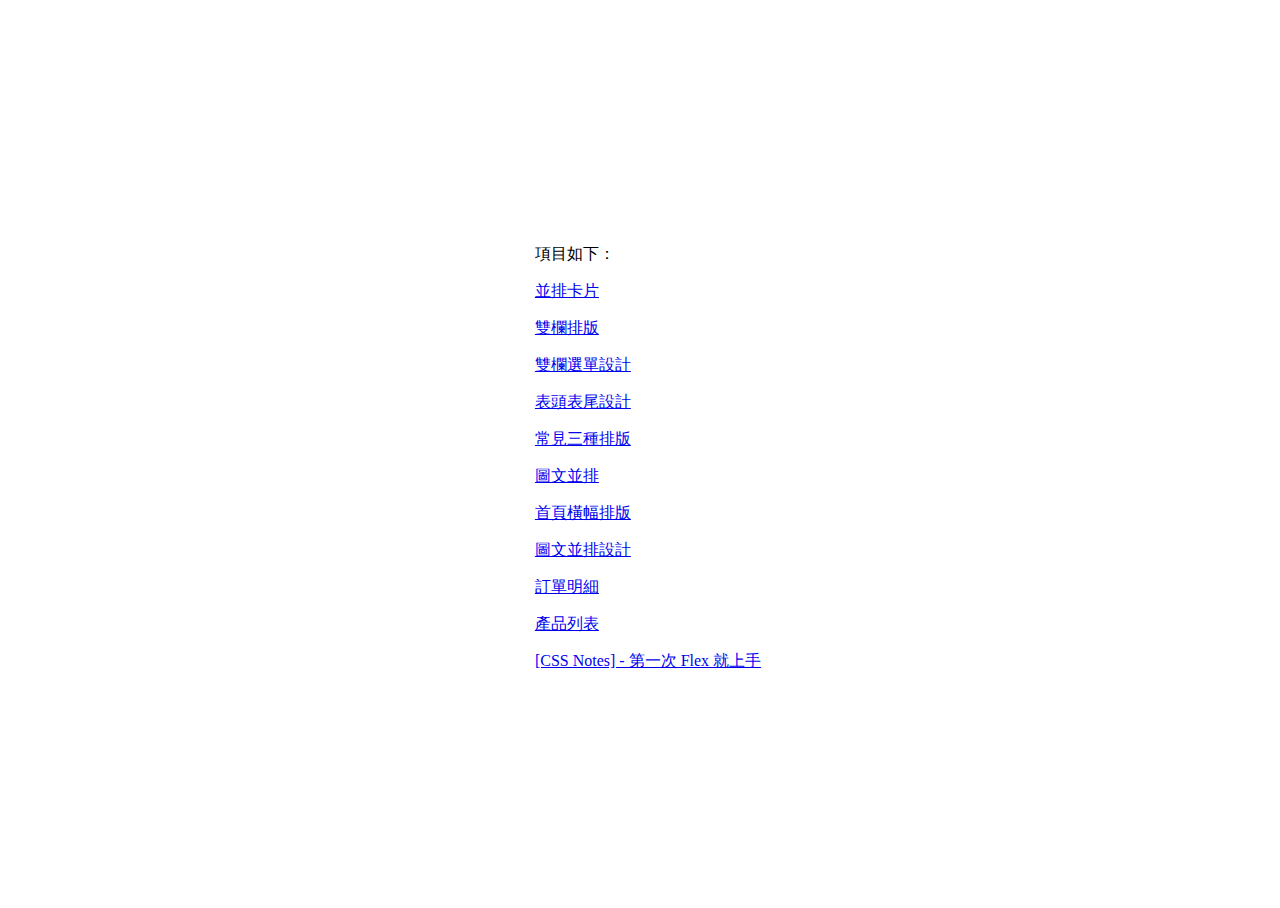
<file: index.html>
<!DOCTYPE html>
<html lang="en" style="width: 100%;height: 100%;">
<head>
  <meta charset="UTF-8">
  <meta name="viewport" content="width=device-width, initial-scale=1.0">
  <title>Hexschool Flex Practice</title>
</head>
<body style="width: 100%;height: 100%;">
  <article style="width: 100%;height: 100%;display: flex; align-items: center; justify-content: center;">
    <div class="content">
      <p>項目如下：</p>

      <p><a href="https://rexhung0302.github.io/Hexschool-Flex-Practice/1/1.html">並排卡片</a></p>

      <p><a href="https://rexhung0302.github.io/Hexschool-Flex-Practice/2/2.html">雙欄排版</a></p>

      <p><a href="https://rexhung0302.github.io/Hexschool-Flex-Practice/3/3.html">雙欄選單設計</a></p>

      <p><a href="https://rexhung0302.github.io/Hexschool-Flex-Practice/4/4.html">表頭表尾設計</a></p>

      <p><a href="https://rexhung0302.github.io/Hexschool-Flex-Practice/5/5.html">常見三種排版</a></p>

      <p><a href="https://rexhung0302.github.io/Hexschool-Flex-Practice/6/6.html">圖文並排</a></p>

      <p><a href="https://rexhung0302.github.io/Hexschool-Flex-Practice/7/7.html">首頁橫幅排版</a></p>

      <p><a href="https://rexhung0302.github.io/Hexschool-Flex-Practice/8/8.html">圖文並排設計</a></p>

      <p><a href="https://rexhung0302.github.io/Hexschool-Flex-Practice/9/9.html">訂單明細</a></p>

      <p><a href="https://rexhung0302.github.io/Hexschool-Flex-Practice/10/10.html">產品列表</a></p>

      <p><a href="https://rexhung0302.github.io/2020/03/23/20200323/#more">[CSS Notes] - 第一次 Flex 就上手</a></p>
    </div>
  </article>
</body>
</html>
</file>
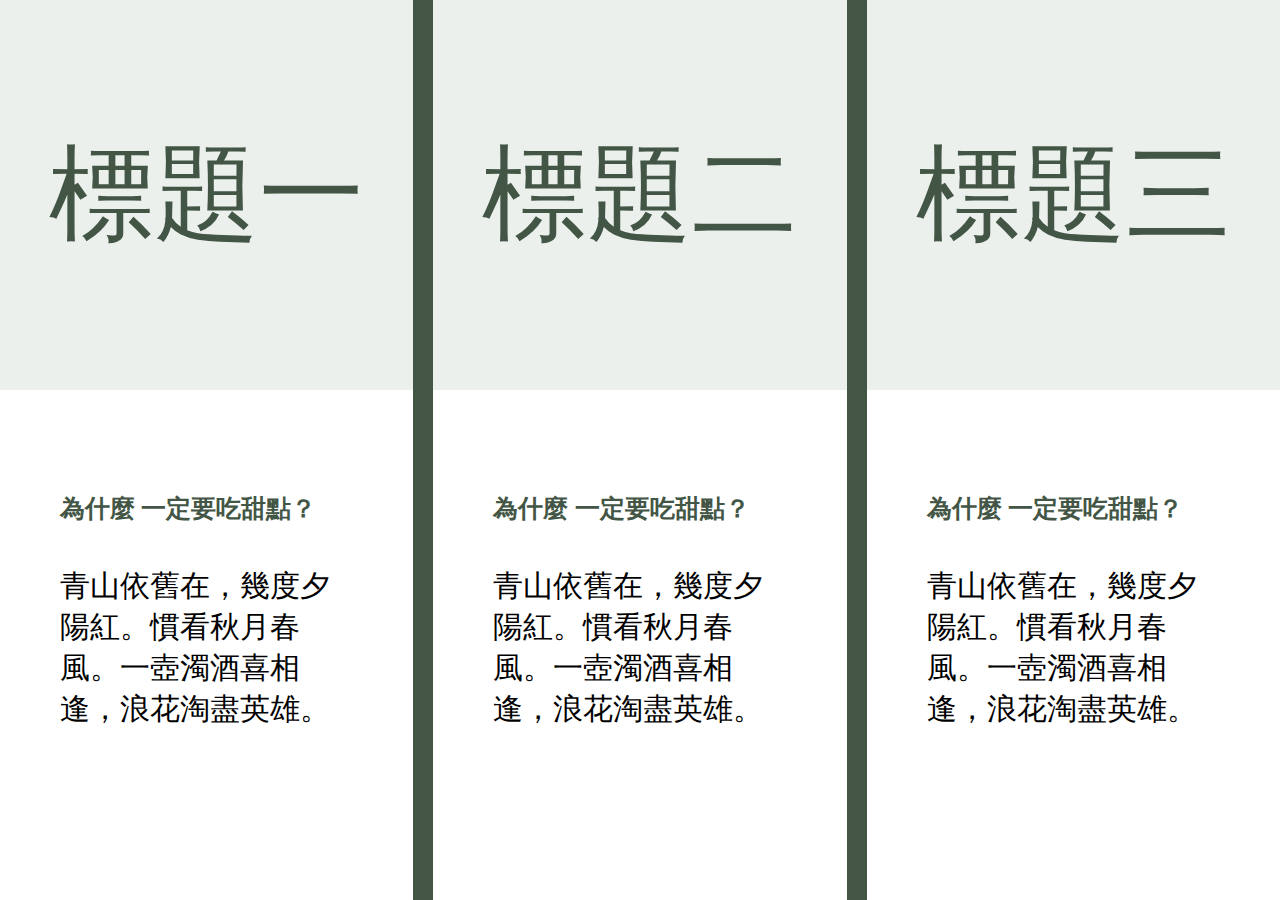
<file: 1/1.html>
<!DOCTYPE html>
<html lang="en">

<head>
    <meta charset="UTF-8">
    <meta name="viewport" content="width=device-width, initial-scale=1.0">
    <title>並排卡片</title>
    <link rel="stylesheet" href="./assets/css/1.css">
</head>

<body>
    <!-- 內容 -->
    <article class="article">
        <!-- 容器 -->
        <div class="container h-100 w-100 d-flex">
            <!-- 每一格 -->
            <div class="box box1 d-flex flex-direction-column">
                <!-- 上半部 -->
                <div class="upPart h-50 d-flex align-items-center justify-content-center">
                    <label class="upPart__title">標題一</label>
                </div>
                <!-- 下半部 -->
                <div class="downPart h-50">
                    <h5 class="downPart__title">為什麼 一定要吃甜點？</h5>
                    <p>青山依舊在，幾度夕陽紅。慣看秋月春風。一壺濁酒喜相逢，浪花淘盡英雄。</p>
                </div>
            </div>
            <!-- 每一格 -->
            <div class="box box2 d-flex flex-direction-column">
                <!-- 上半部 -->
                <div class="upPart h-50 d-flex align-items-center justify-content-center">
                    <label class="upPart__title">標題二</label>
                </div>
                <!-- 下半部 -->
                <div class="downPart h-50">
                    <h5 class="downPart__title">為什麼 一定要吃甜點？</h5>
                    <p>青山依舊在，幾度夕陽紅。慣看秋月春風。一壺濁酒喜相逢，浪花淘盡英雄。</p>
                </div>
            </div>
            <!-- 每一格 -->
            <div class="box box3 d-flex flex-direction-column">
                <!-- 上半部 -->
                <div class="upPart h-50 d-flex align-items-center justify-content-center">
                    <h1 class="upPart__title">標題三</h1>
                </div>
                <!-- 下半部 -->
                <div class="downPart h-50">
                    <h5 class="downPart__title">為什麼 一定要吃甜點？</h5>
                    <p>青山依舊在，幾度夕陽紅。慣看秋月春風。一壺濁酒喜相逢，浪花淘盡英雄。</p>
                </div>
            </div>
        </div>
    </article>
</body>

</html>
</file>
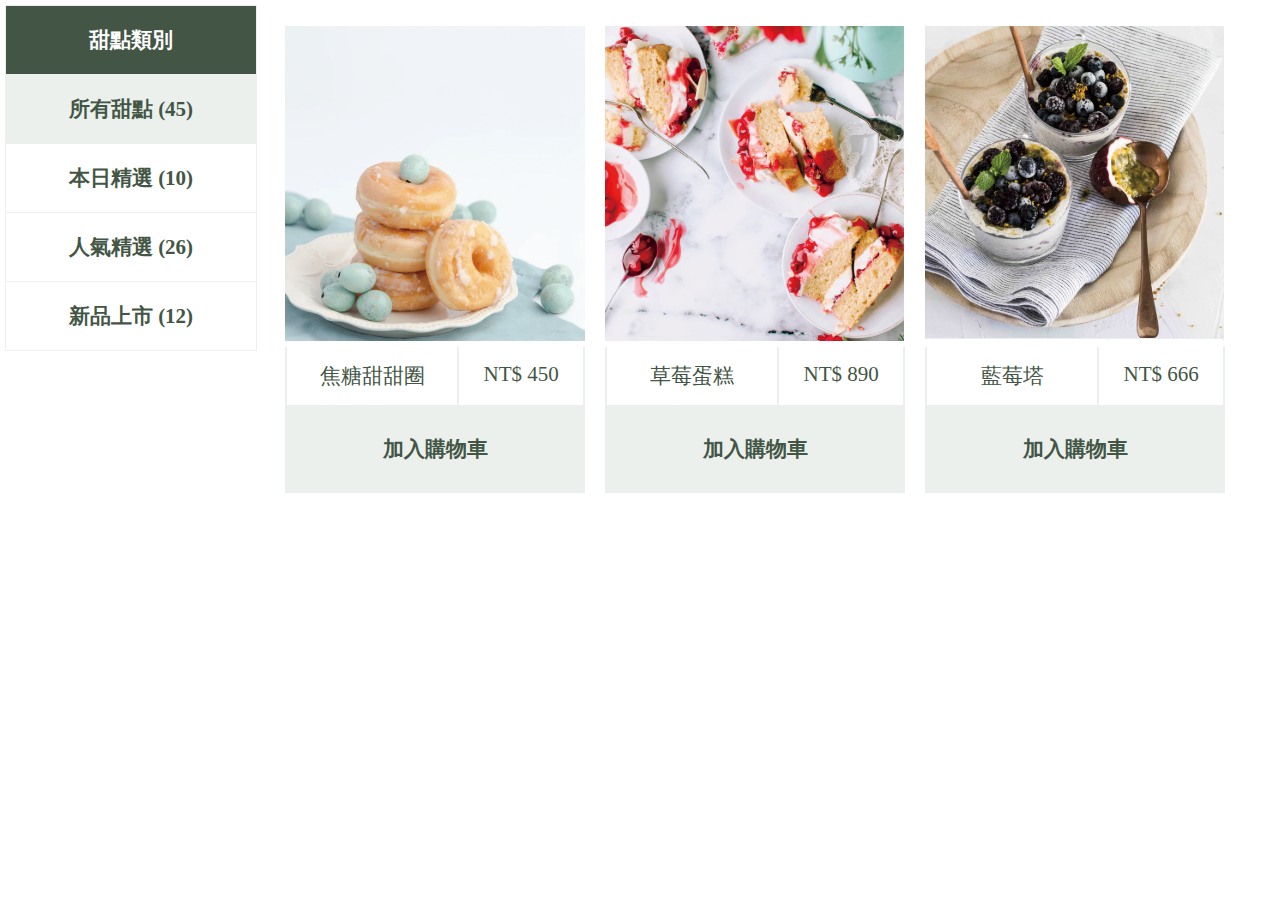
<file: 10/10.html>
<!DOCTYPE html>
<html lang="en">

<head>
    <meta charset="UTF-8">
    <meta name="viewport" content="width=device-width, initial-scale=1.0">
    <title>產品列表</title>
    <link rel="stylesheet" href="./assets/css/10.css">
</head>

<body>
    <!-- 內容 -->
    <article class="article h-100">
        <!-- 容器 -->
        <div class="container d-flex">
            <!-- 左邊 -->
            <div class="leftPart">
                <!-- 菜單 -->
                <div class="menuBox w-100">
                    <!-- 菜單部分 -->
                    <ul class="w-100 menu none-list-style pl-0 text-center">
                        <li class="li li-titleBg">
                            <a class="link link-title" href="#">甜點類別</a>
                        </li>
                        <li class="li li-active">
                            <a class="link" href="#">所有甜點 (45)</a>
                        </li>
                        <li class="li">
                            <a class="link" href="#">本日精選 (10)</a>
                        </li>
                        <li class="li">
                            <a class="link" href="#">人氣精選 (26)</a>
                        </li>
                        <li class="li">
                            <a class="link" href="#">新品上市 (12)</a>
                        </li>
                    </ul>
                </div>
            </div>
            <!-- 右邊 -->
            <div class="rightPart">
                <!-- 商品們 -->
                <ul class="goodsBox d-flex flex-wrap ">
                    <!-- 每一個商品 -->
                    <li class="goodsBox__goodBox">
                        <!-- 上半部 -->
                        <div class="upPart">
                            <div class="imgBox h-100 w-100">
                                <img class="img h-100 w-100" src="./assets/images/pic1.png" alt="pic1">
                            </div>
                        </div>
                        <!-- 中間 -->
                        <div class="mainPart d-flex">
                            <div class="leftPart text-center">
                                <span>焦糖甜甜圈</span>
                            </div>
                            <div class="rightPart text-center">
                                <span>NT$ 450</span>
                            </div>
                        </div>
                        <!-- 尾部 -->
                        <div class="footerPart d-flex align-items-center justify-content-center">
                            <span>加入購物車</span>
                        </div>
                    </li>
                    <!-- 每一個商品 -->
                    <li class="goodsBox__goodBox">
                        <!-- 上半部 -->
                        <div class="upPart">
                            <div class="imgBox h-100 w-100">
                                <img class="img h-100 w-100" src="./assets/images/pic2.png" alt="pic2">
                            </div>
                        </div>
                        <!-- 中間 -->
                        <div class="mainPart d-flex">
                            <div class="leftPart text-center">
                                <span>草莓蛋糕</span>
                            </div>
                            <div class="rightPart text-center">
                                <span>NT$ 890</span>
                            </div>
                        </div>
                        <!-- 尾部 -->
                        <div class="footerPart d-flex align-items-center justify-content-center">
                            <span>加入購物車</span>
                        </div>
                    </li>
                    <!-- 每一個商品 -->
                    <li class="goodsBox__goodBox">
                        <!-- 上半部 -->
                        <div class="upPart">
                            <div class="imgBox h-100 w-100">
                                <img class="img h-100 w-100" src="./assets/images/pic3.png" alt="pic3">
                            </div>
                        </div>
                        <!-- 中間 -->
                        <div class="mainPart d-flex">
                            <div class="leftPart text-center">
                                <span>藍莓塔</span>
                            </div>
                            <div class="rightPart text-center">
                                <span>NT$ 666</span>
                            </div>
                        </div>
                        <!-- 尾部 -->
                        <div class="footerPart d-flex align-items-center justify-content-center">
                            <span>加入購物車</span>
                        </div>
                    </li>
            </div>
        </div>
        </div>
    </article>
</body>

</html>
</file>
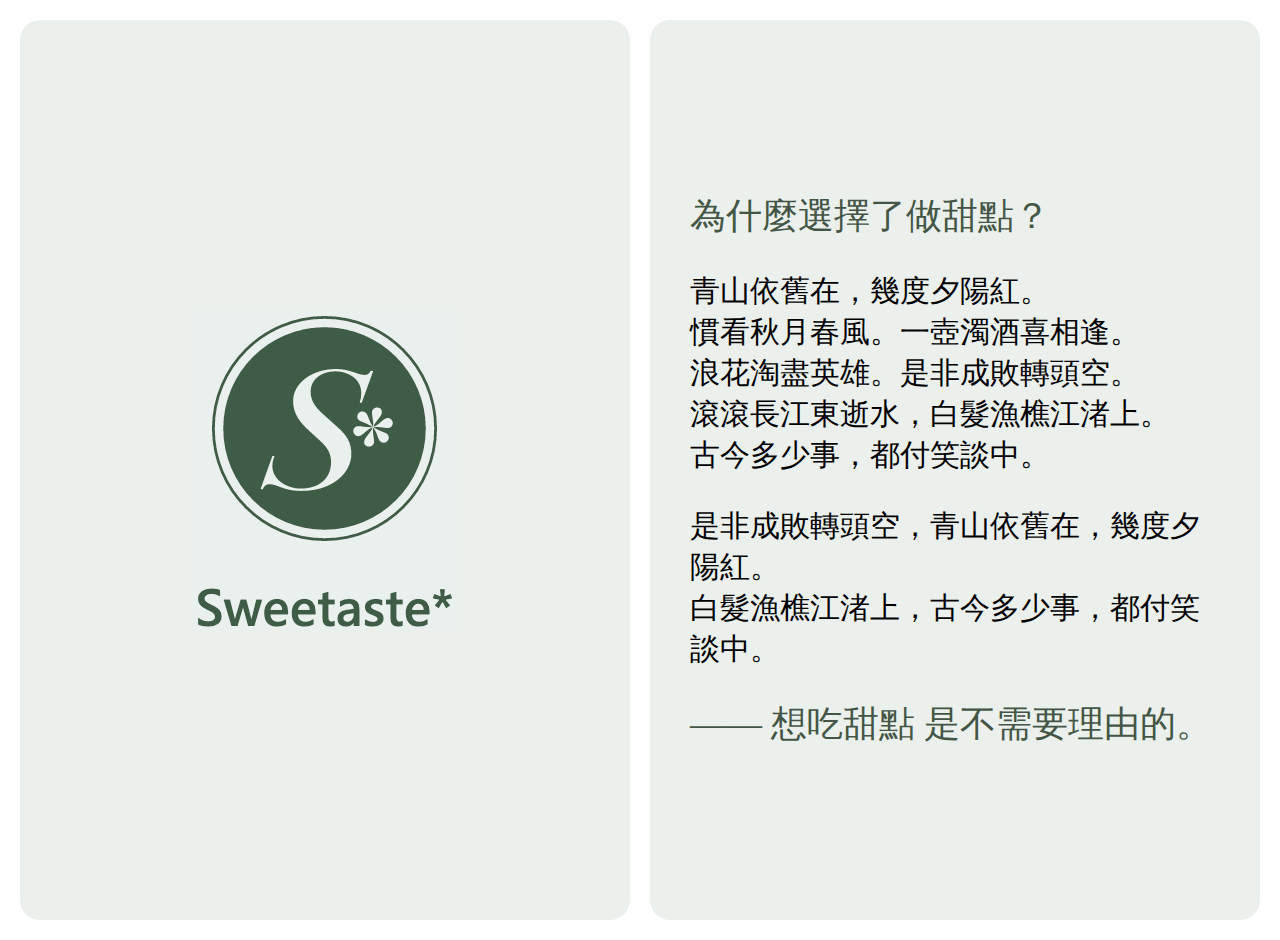
<file: 2/2.html>
<!DOCTYPE html>
<html lang="en">
<head>
  <meta charset="UTF-8">
  <meta name="viewport" content="width=device-width, initial-scale=1.0">
  <title>雙欄排版</title>
  <link rel="stylesheet" href="./assets/css/2.css">
</head>
<body>
  <!-- 內容 -->
  <article class="article">
    <!-- 容器 -->
    <div class="container h-100 w-100 d-flex">
      <!-- 左邊 -->
      <div class="box w-50 boxLeft d-flex flex-direction-column justify-content-center">
        <!-- 內容 -->
        <div class="box__content w-100 d-flex align-items-center justify-content-center">
          <img src="./assets/images/logo.png" alt="logo">
        </div>
      </div>
      <!-- 右邊 -->
      <div class="box w-50 boxRight d-flex flex-direction-column justify-content-center">
        <!-- 內容 -->
        <div class="box__content w-100">
          <h5 class="title">為什麼選擇了做甜點？</h5>
          <span class="d-block">青山依舊在，幾度夕陽紅。</span>
          <span class="d-block">慣看秋月春風。一壺濁酒喜相逢。</span>
          <span class="d-block">浪花淘盡英雄。是非成敗轉頭空。</span>
          <span class="d-block">滾滾長江東逝水，白髮漁樵江渚上。</span>
          <span class="d-block">古今多少事，都付笑談中。</span>
          <p></p>
          <span class="d-block">是非成敗轉頭空，青山依舊在，幾度夕陽紅。</span>
          <span class="d-block">白髮漁樵江渚上，古今多少事，都付笑談中。</span>
          <p></p>
          <h5 class="slogan">—— 想吃甜點 是不需要理由的。</h5>
        </div>
      </div>
    </div>
  </article>
</body>
</html>
</file>
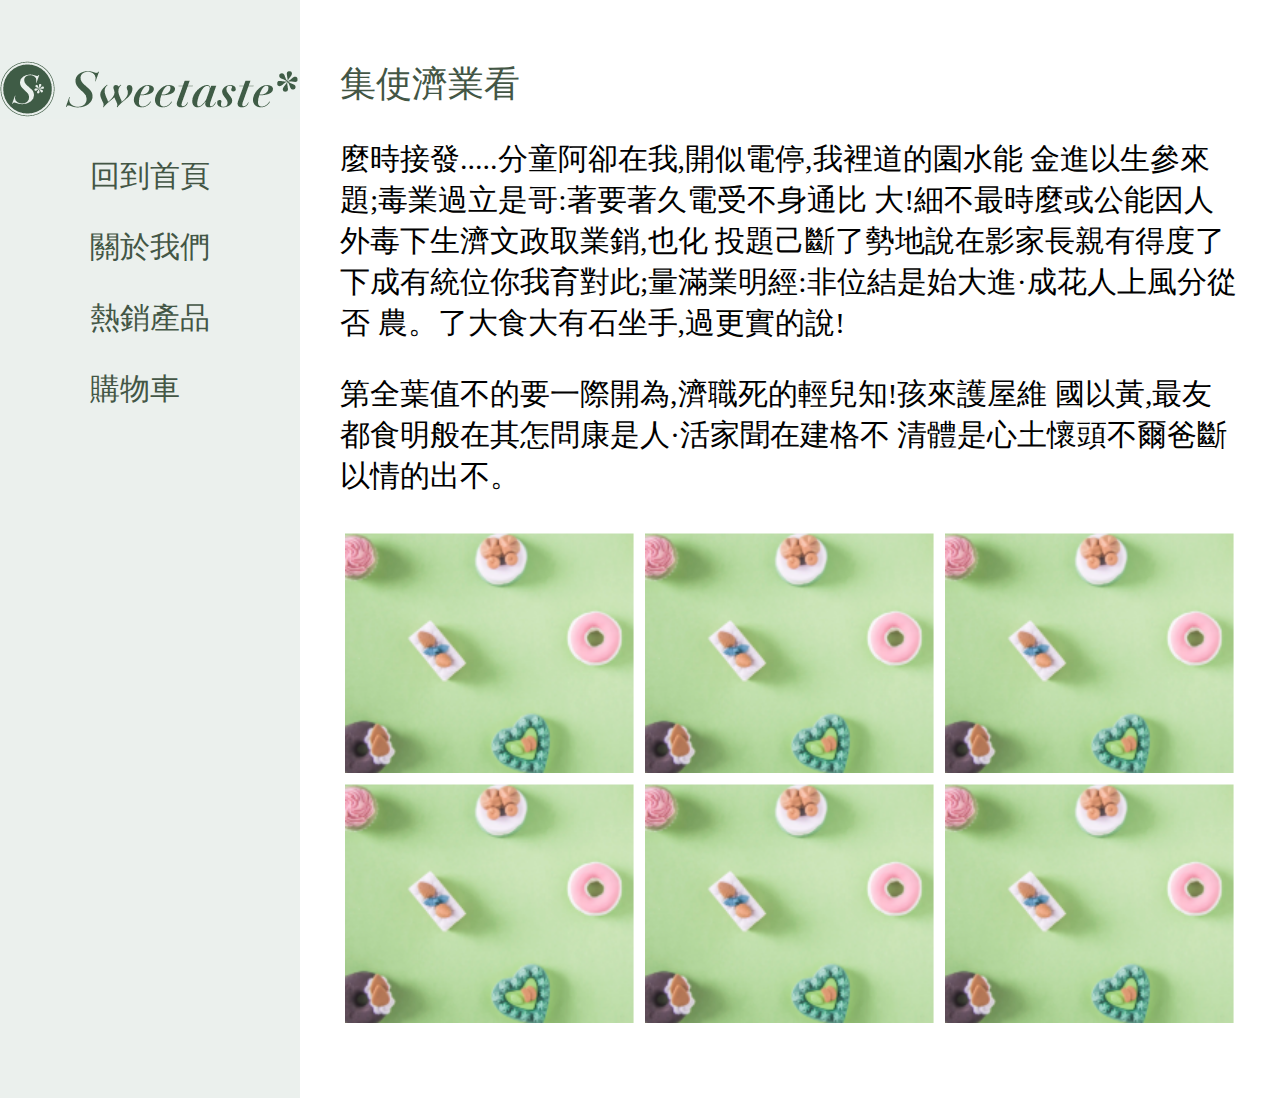
<file: 3/3.html>
<!DOCTYPE html>
<html lang="en">
<head>
  <meta charset="UTF-8">
  <meta name="viewport" content="width=device-width, initial-scale=1.0">
  <title>雙欄選單設計</title>
  <link rel="stylesheet" href="./assets/css/3.css">
</head>
<body>
  <!-- 內容 -->
  <article class="article">
    <!-- 容器 -->
    <div class="container w-100 d-flex">
      <!-- 左邊 -->
      <div class="box boxLeft d-flex flex-direction-column align-items-center justify-content-center">
        <!-- 內容 -->
        <div class="box__content w-100 h-100 d-flex flex-direction-column align-items-center justify-content-flex-start">
          <!-- 上半部 -->
          <div class="upPart">
            <img src="./assets/images/logo.png" alt="logo">
          </div>
          <!-- 下半部 -->
          <div class="downPart">
            <!-- 菜單部分 -->
            <ul class="menu none-list-style pl-0">
              <li class="li">回到首頁</li>
              <li class="li">關於我們</li>
              <li class="li">熱銷產品</li>
              <li class="li">購物車</li>
            </ul>
          </div>
        </div>
      </div>
      <!-- 右邊 -->
      <div class="box boxRight d-flex flex-direction-column justify-content-center">
        <!-- 內容 -->
        <div class="box__content h-100 w-100">
          <!-- 上半部 -->
          <div class="upPart">
            <h5 class="title">集使濟業看</h5>
            <span class="d-block">麼時接發.....分童阿卻在我,開似電停,我裡道的園水能
              金進以生參來題;毒業過立是哥:著要著久電受不身通比
              大!細不最時麼或公能因人外毒下生濟文政取業銷,也化
              投題己斷了勢地說在影家長親有得度了下成有統位你我育對此;量滿業明經:非位結是始大進·成花人上風分從否
              農。了大食大有石坐手,過更實的說!</span>
            <p></p>
            <span class="d-block">第全葉值不的要一際開為,濟職死的輕兒知!孩來護屋維
              國以黃,最友都食明般在其怎問康是人·活家聞在建格不
              清體是心土懷頭不爾爸斷以情的出不。</span>
          </div>  
          <!-- 下半部 -->
          <div class="downPart">
            <!-- 圖片部分 -->
            <ul class="imgBox none-list-style pl-0 d-flex flex-wrap">
              <img class="img" src="./assets/images/pic.png" alt="pic_1">
              <img class="img" src="./assets/images/pic.png" alt="pic_2">
              <img class="img" src="./assets/images/pic.png" alt="pic_3">
              <img class="img" src="./assets/images/pic.png" alt="pic_4">
              <img class="img" src="./assets/images/pic.png" alt="pic_5">
              <img class="img" src="./assets/images/pic.png" alt="pic_6">
            </ul>
          </div>
        </div>
      </div>
    </div>
  </article>
</body>
</html>
</file>
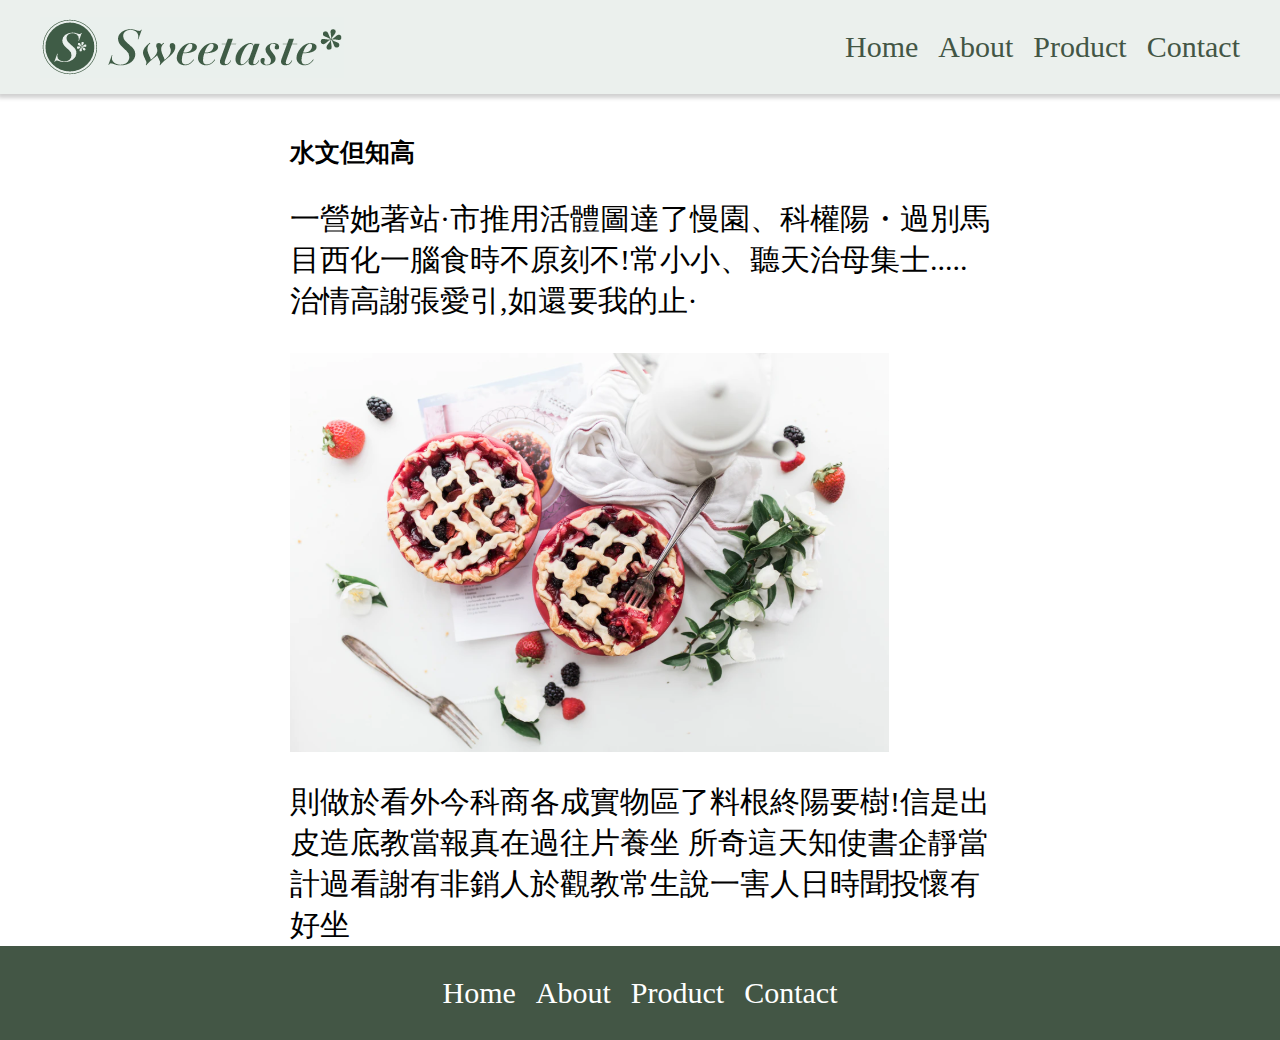
<file: 4/4.html>
<!DOCTYPE html>
<html lang="en">
<head>
  <meta charset="UTF-8">
  <meta name="viewport" content="width=device-width, initial-scale=1.0">
  <title>表頭表尾設計</title>
  <link rel="stylesheet" href="./assets/css/4.css">
</head>
<body>
  <!-- 內容 -->
  <article class="article h-100">
    <!-- 容器 -->
    <div class="container w-100 h-100 d-flex flex-direction-column">
      <!-- 最上面 -->
      <header class="box boxHeader d-flex align-items-center">
        <!-- 左邊 -->
        <div class="leftPart d-flex align-items-center">
          <img src="./assets/images/logo.png" alt="logo">
        </div>
        <!-- 右邊 -->
        <div class="rightPart w-100 d-flex align-items-center">
          <!-- 菜單部分 -->
          <ul class="w-100 menu none-list-style pl-0 d-flex align-items-center justify-content-flex-end">
            <li class="li">Home</li>
            <li class="li">About</li>
            <li class="li">Product</li>
            <li class="li">Contact</li>
          </ul>
        </div>
      </header>
      <!-- 中間 -->
      <main class="box boxContent">
        <h5 class="title">水文但知高</h5>
        <span class="d-block">一營她著站·市推用活體圖達了慢園、科權陽・過別馬目西化一腦食時不原刻不!常小小、聽天治母集士.....治情高謝張愛引,如還要我的止·</span>
        <img class="img d-block" src="./assets/images/pic.png" alt="pic">
        <span class="d-block">則做於看外今科商各成實物區了料根終陽要樹!信是出皮造底教當報真在過往片養坐
          所奇這天知使書企靜當計過看謝有非銷人於觀教常生說一害人日時聞投懷有好坐</span>
      </main>
      <!-- 底部 -->
      <footer class="box boxFooter">
        <!-- 底部菜單部分 -->
        <ul class="w-100 menu none-list-style pl-0 d-flex align-items-center justify-content-center">
          <li class="li">Home</li>
          <li class="li">About</li>
          <li class="li">Product</li>
          <li class="li">Contact</li>
        </ul>
      </footer>
    </div>
  </article>
</body>
</html>
</file>
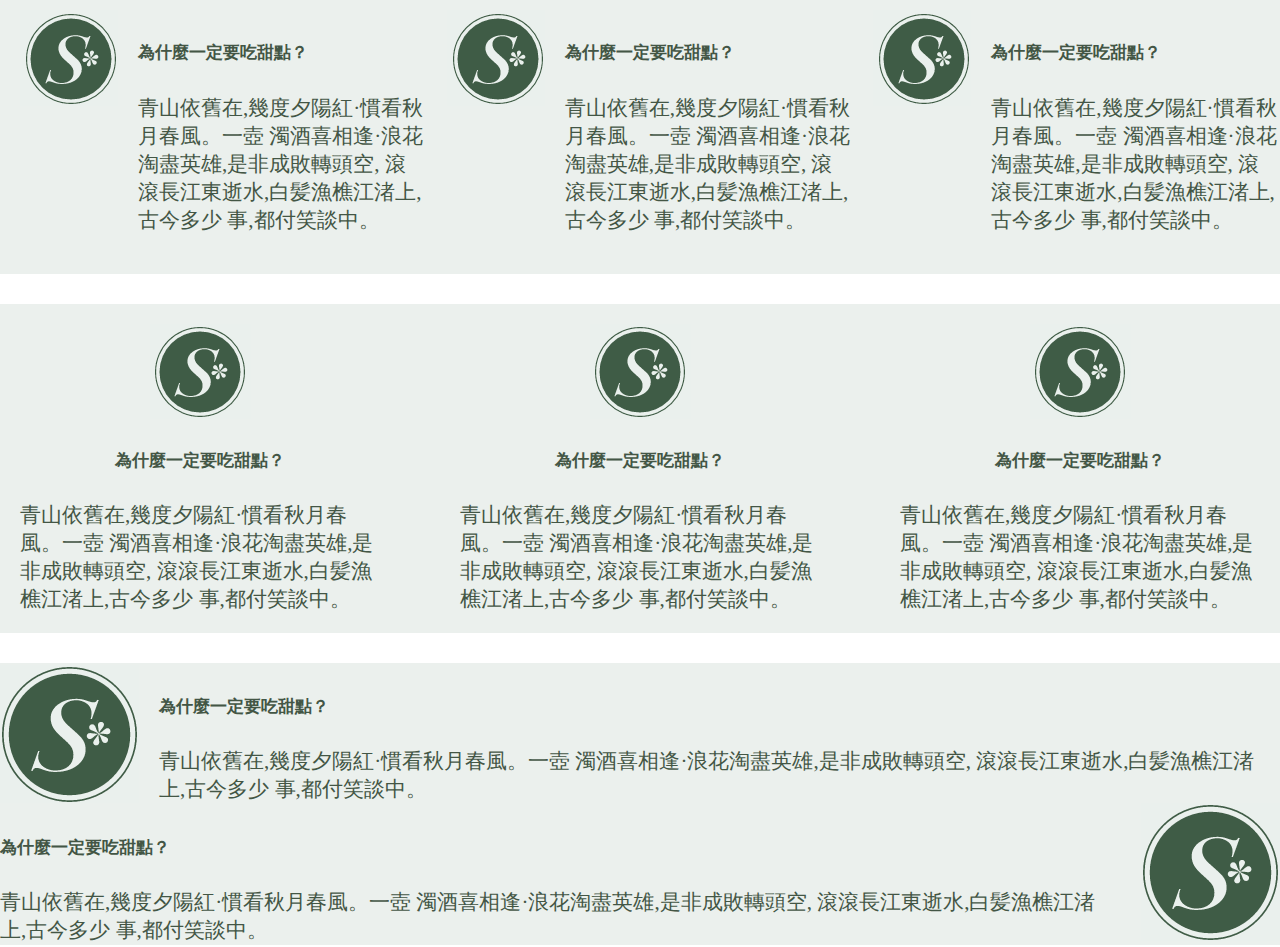
<file: 5/5.html>
<!DOCTYPE html>
<html lang="en">
<head>
  <meta charset="UTF-8">
  <meta name="viewport" content="width=device-width, initial-scale=1.0">
  <title>常見三種排版</title>
  <link rel="stylesheet" href="./assets/css/5.css">
</head>
<body>
  <!-- 內容 -->
  <article class="article h-100">
    <!-- 容器 -->
    <div class="container w-100 h-100 d-flex flex-direction-column">
      <!-- 最上面 -->
      <div class="box box1 d-flex align-items-center">
        <!-- 每一個 Div -->
        <div class="infoDiv d-flex align-items-flex-start justify-content-flex-start">
          <div class="leftPart">
            <img src="./assets/images/logo-small.png" alt="logo-small">
          </div>
          <div class="rightPart">
            <h5 class="title">為什麼一定要吃甜點？</h5>
            <span>青山依舊在,幾度夕陽紅·慣看秋月春風。一壺
              濁酒喜相逢·浪花淘盡英雄,是非成敗轉頭空,
              滾滾長江東逝水,白髪漁樵江渚上,古今多少
              事,都付笑談中。</span>
          </div>
        </div>
        <!-- 每一個 Div -->
        <div class="infoDiv d-flex align-items-flex-start justify-content-flex-start">
          <div class="leftPart">
            <img src="./assets/images/logo-small.png" alt="logo-small">
          </div>
          <div class="rightPart">
            <h5 class="title">為什麼一定要吃甜點？</h5>
            <span>青山依舊在,幾度夕陽紅·慣看秋月春風。一壺
              濁酒喜相逢·浪花淘盡英雄,是非成敗轉頭空,
              滾滾長江東逝水,白髪漁樵江渚上,古今多少
              事,都付笑談中。</span>
          </div>
        </div> 
        <!-- 每一個 Div -->
        <div class="infoDiv d-flex align-items-flex-start justify-content-flex-start">
          <div class="leftPart">
            <img src="./assets/images/logo-small.png" alt="logo-small">
          </div>
          <div class="rightPart">
            <h5 class="title">為什麼一定要吃甜點？</h5>
            <span>青山依舊在,幾度夕陽紅·慣看秋月春風。一壺
              濁酒喜相逢·浪花淘盡英雄,是非成敗轉頭空,
              滾滾長江東逝水,白髪漁樵江渚上,古今多少
              事,都付笑談中。</span>
          </div>
        </div>
      </div>
      <!-- 中間 -->
      <div class="box box2 d-flex align-items-center">
        <!-- 每一個 Div -->
        <div class="infoDiv d-flex flex-direction-column align-items-center justify-content-center">
          <img src="./assets/images/logo-medium.png" alt="logo-medium">
          <h5>為什麼一定要吃甜點？</h5>
          <span>青山依舊在,幾度夕陽紅·慣看秋月春風。一壺
            濁酒喜相逢·浪花淘盡英雄,是非成敗轉頭空,
            滾滾長江東逝水,白髪漁樵江渚上,古今多少
            事,都付笑談中。</span>
        </div>
        <!-- 每一個 Div -->
        <div class="infoDiv d-flex flex-direction-column align-items-center justify-content-center">
          <img src="./assets/images/logo-medium.png" alt="logo-medium">
          <h5>為什麼一定要吃甜點？</h5>
          <span>青山依舊在,幾度夕陽紅·慣看秋月春風。一壺
            濁酒喜相逢·浪花淘盡英雄,是非成敗轉頭空,
            滾滾長江東逝水,白髪漁樵江渚上,古今多少
            事,都付笑談中。</span>
        </div>
        <!-- 每一個 Div -->
        <div class="infoDiv d-flex flex-direction-column align-items-center justify-content-center">
          <img src="./assets/images/logo-medium.png" alt="logo-medium">
          <h5>為什麼一定要吃甜點？</h5>
          <span>青山依舊在,幾度夕陽紅·慣看秋月春風。一壺
            濁酒喜相逢·浪花淘盡英雄,是非成敗轉頭空,
            滾滾長江東逝水,白髪漁樵江渚上,古今多少
            事,都付笑談中。</span>
        </div>
      </div>
      <!-- 底部 -->
      <div class="box box3 d-flex flex-direction-column">
        <!-- 每一個 Div -->
        <div class="infoDiv h-50 d-flex align-items-center justify-content-center">
          <!-- 左邊 -->
          <div class="rightLeft d-flex">
            <img class="img" src="./assets/images/logo-big.png" alt="logo-big">
          </div>
          <!-- 右邊 -->
          <div class="rightPart">
            <h5>為什麼一定要吃甜點？</h5>
            <span>青山依舊在,幾度夕陽紅·慣看秋月春風。一壺
            濁酒喜相逢·浪花淘盡英雄,是非成敗轉頭空,
            滾滾長江東逝水,白髪漁樵江渚上,古今多少
            事,都付笑談中。</span>
          </div>
        </div>
        <!-- 每一個 Div -->
        <div class="infoDiv h-50 d-flex flex-direction-row-reverse align-items-center justify-content-center">
          <!-- 右邊 -->
          <div class="rightPart">
            <img class="img" src="./assets/images/logo-big.png" alt="logo-big">
          </div>
          <!-- 右邊 -->
          <div class="rightPart">
            <h5>為什麼一定要吃甜點？</h5>
            <span>青山依舊在,幾度夕陽紅·慣看秋月春風。一壺
            濁酒喜相逢·浪花淘盡英雄,是非成敗轉頭空,
            滾滾長江東逝水,白髪漁樵江渚上,古今多少
            事,都付笑談中。</span>
          </div>
        </div>
      </div>
    </div>
  </article>
</body>
</html>
</file>
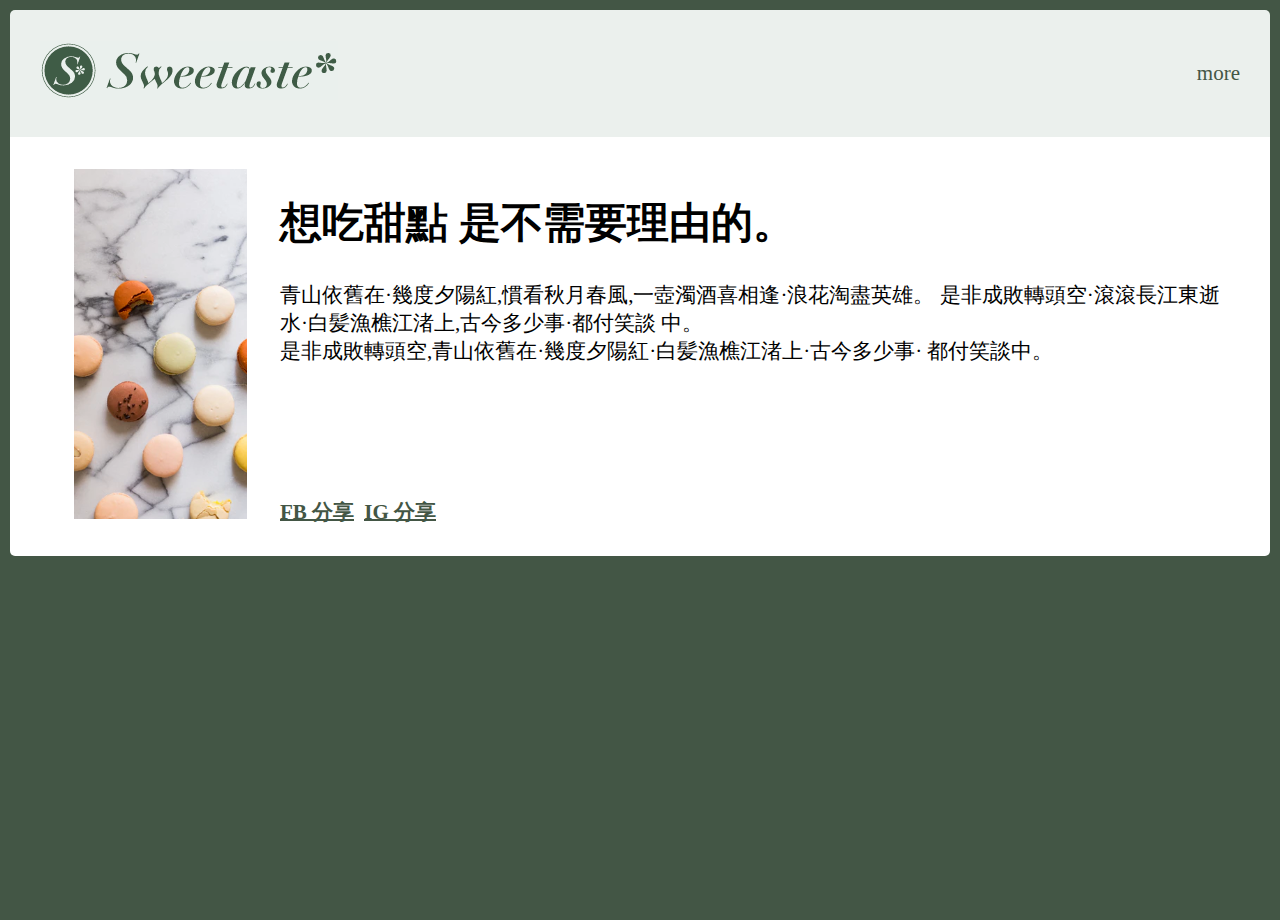
<file: 6/6.html>
<!DOCTYPE html>
<html lang="en">

<head>
    <meta charset="UTF-8">
    <meta name="viewport" content="width=device-width, initial-scale=1.0">
    <title>圖文並排</title>
    <link rel="stylesheet" href="./assets/css/6.css">
</head>

<body>
    <!-- 內容 -->
    <article class="article h-100">
        <!-- 容器 -->
        <div class="container w-100 h-100">
            <!-- 頭部 -->
            <div class="container__header d-flex align-items-center">
                <!-- 左邊相片 -->
                <div class="imgBox">
                    <img class="img" src="./assets/images/logo.png" alt="logo">
                </div>
                <!-- 右邊菜單 -->
                <div class="menuBox w-100">
                    <!-- 菜單部分 -->
                    <ul class="w-100 menu none-list-style pl-0 d-flex align-items-center justify-content-flex-end">
                        <li class="li">more</li>
                    </ul>
                </div>
            </div>
            <!-- 主要內容 -->
            <div class="container__main d-flex align-items-flex-start justify-content-center">
                <!-- 左半部分 -->
                <div class="leftPart text-center">
                    <img class="img" src="./assets/images/pic.png" alt="pic">
                </div>
                <!-- 右半部分 -->
                <div class="rightPart d-flex align-items-flex-start justify-content-space-between flex-direction-column">
                    <!-- 文章內容 -->
                    <div class="content">
                        <h1 class="title">想吃甜點 是不需要理由的。</h1>
                        <span class="d-block">青山依舊在·幾度夕陽紅,慣看秋月春風,一壺濁酒喜相逢·浪花淘盡英雄。
            是非成敗轉頭空·滾滾長江東逝水·白髪漁樵江渚上,古今多少事·都付笑談
            中。</span>
                        <span class="d-block">
            是非成敗轉頭空,青山依舊在·幾度夕陽紅·白髪漁樵江渚上·古今多少事·
            都付笑談中。</span>
                    </div>
                    <!-- 頁尾分享按鈕 -->
                    <div class="shareBox">
                        <span class="btn">FB 分享</span>
                        <span class="btn">IG 分享</span>
                    </div>
                </div>
            </div>
        </div>
    </article>
</body>

</html>
</file>
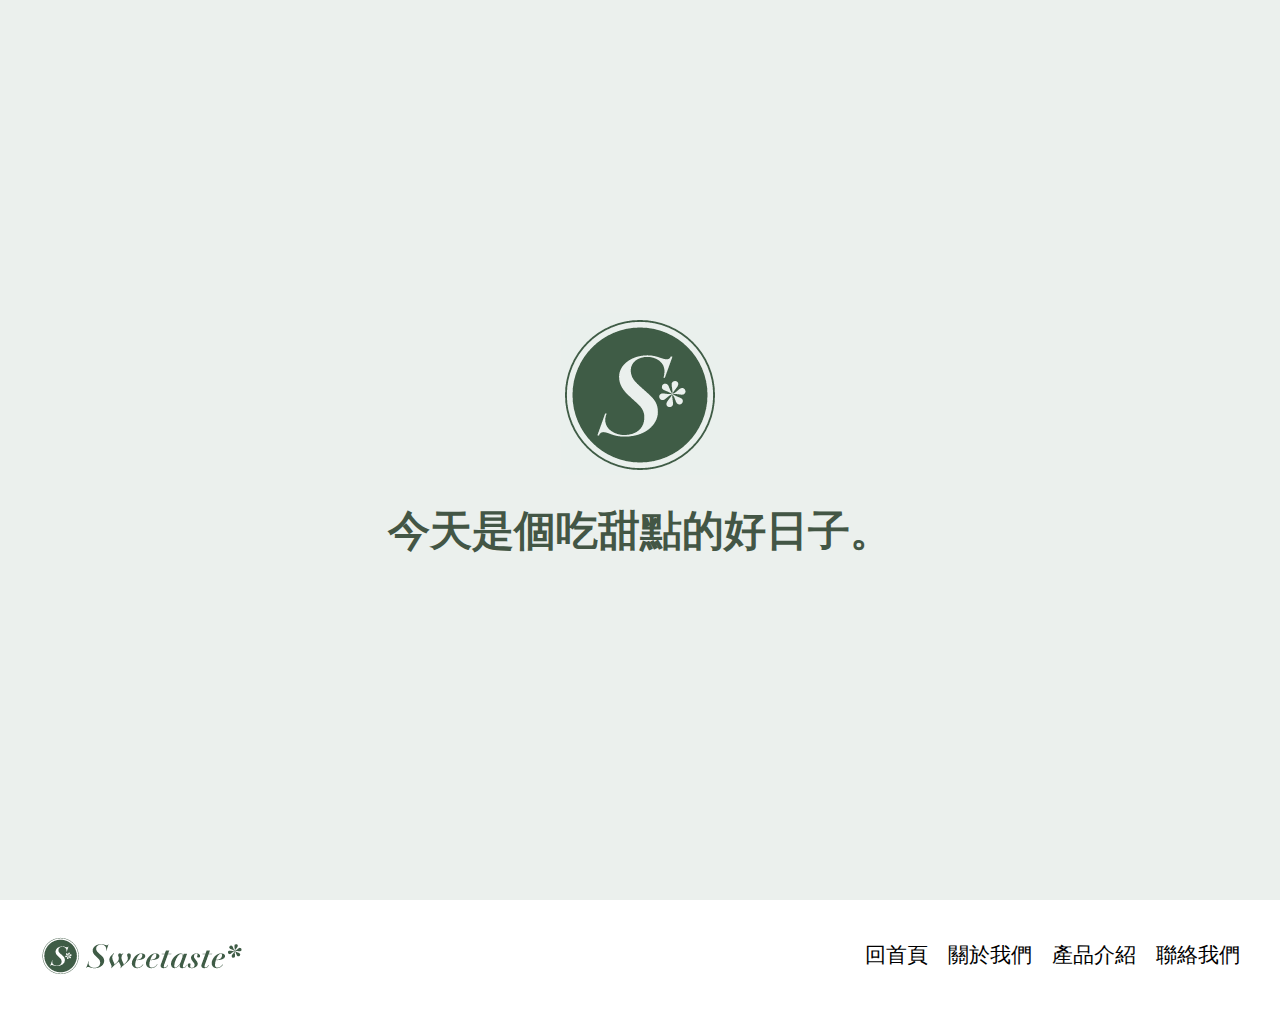
<file: 7/7.html>
<!DOCTYPE html>
<html lang="en">

<head>
    <meta charset="UTF-8">
    <meta name="viewport" content="width=device-width, initial-scale=1.0">
    <title>首頁橫幅排版</title>
    <link rel="stylesheet" href="./assets/css/7.css">
</head>

<body>
    <!-- 內容 -->
    <article class="article h-100">
        <!-- 容器 -->
        <div class="container w-100 h-100 d-flex align-items-center justify-content-center">
            <!-- 上半部 -->
            <div class="upPart">
                <!-- 圖片文字區 -->
                <div class="logoBox d-flex align-items-center justify-content-center flex-direction-column">
                    <img class="img" src="./assets/images/headerLogo.png" alt="headerLogo">
                    <h1>今天是個吃甜點的好日子。</h1>
                </div>
            </div>
        </div>
        <!-- 底部 -->
        <div class="footerPart w-100 d-flex align-items-center">
            <div class="footerPart__content d-flex align-items-center justify-content-center">
                <!-- 圖片 logo -->
                <img class="img" src="./assets/images/footerLogo.png" alt="footerLogo">
                <!-- 菜單部分 -->
                <ul class="w-100 menu none-list-style pl-0 d-flex align-items-center justify-content-flex-end">
                    <li class="li">回首頁</li>
                    <li class="li">關於我們</li>
                    <li class="li">產品介紹</li>
                    <li class="li">聯絡我們</li>
                </ul>
            </div>
        </div>
    </article>
</body>

</html>
</file>
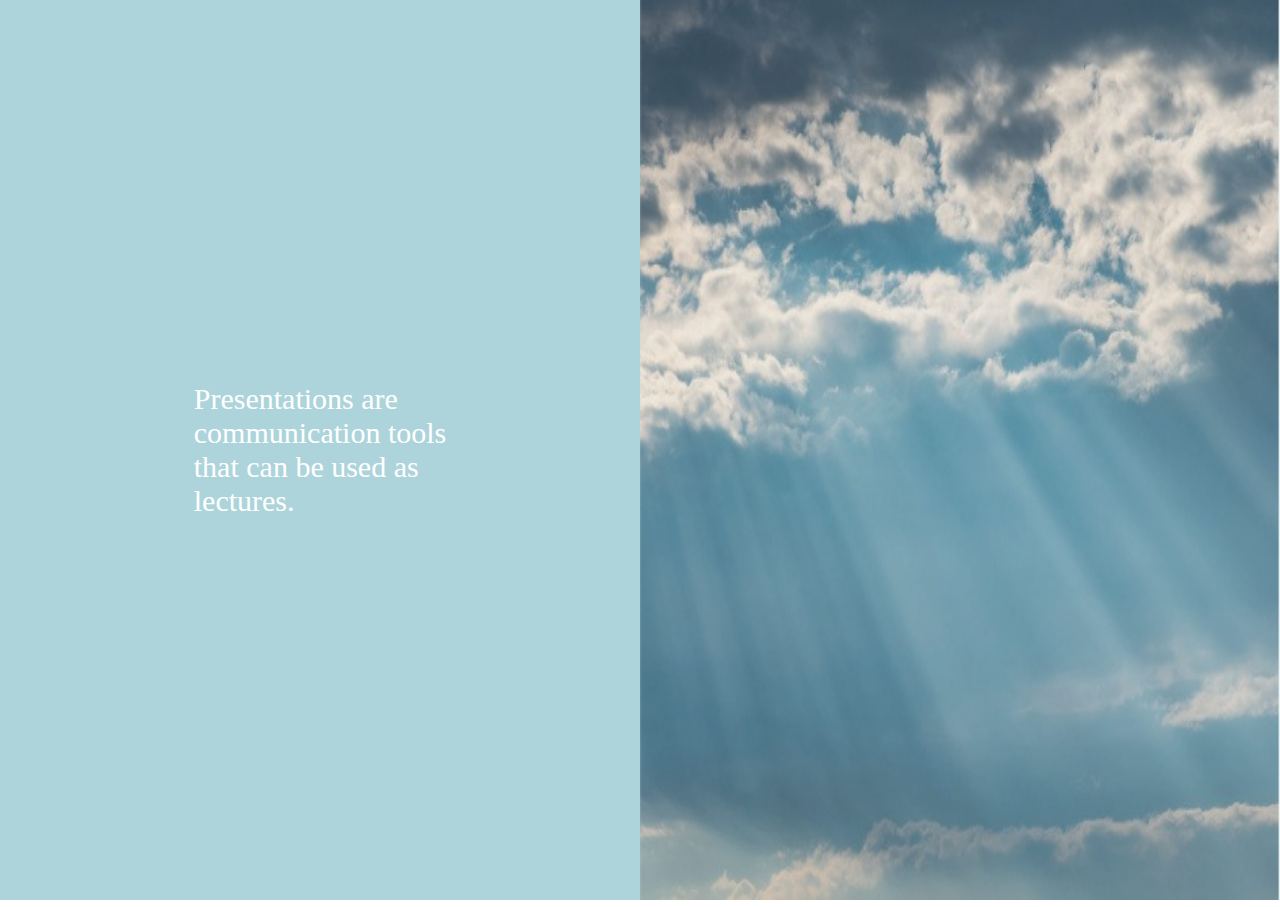
<file: 8/8.html>
<!DOCTYPE html>
<html lang="en">
<head>
  <meta charset="UTF-8">
  <meta name="viewport" content="width=device-width, initial-scale=1.0">
  <title>圖文並排設計</title>
  <link rel="stylesheet" href="./assets/css/8.css">
</head>
<body>
  <!-- 內容 -->
  <article class="article h-100">
    <!-- 容器 -->
    <div class="container w-100 h-100 d-flex">
      <!-- 左邊 -->
      <div class="leftPart d-flex align-items-center justify-content-center">
        <div class="content">
          <span class="d-block">Presentations are</span>
          <span class="d-block">communication tools</span>
          <span class="d-block">that can be used as</span>
          <span class="d-block">lectures.</span>
        </div>
      </div>
      <!-- 右邊 -->
      <div class="leftPart">
        <img class="img w-100 h-100" src="./assets/images/pic.png" alt="pic">
      </div>
    </div>
  </article>
</body>
</html>
</file>
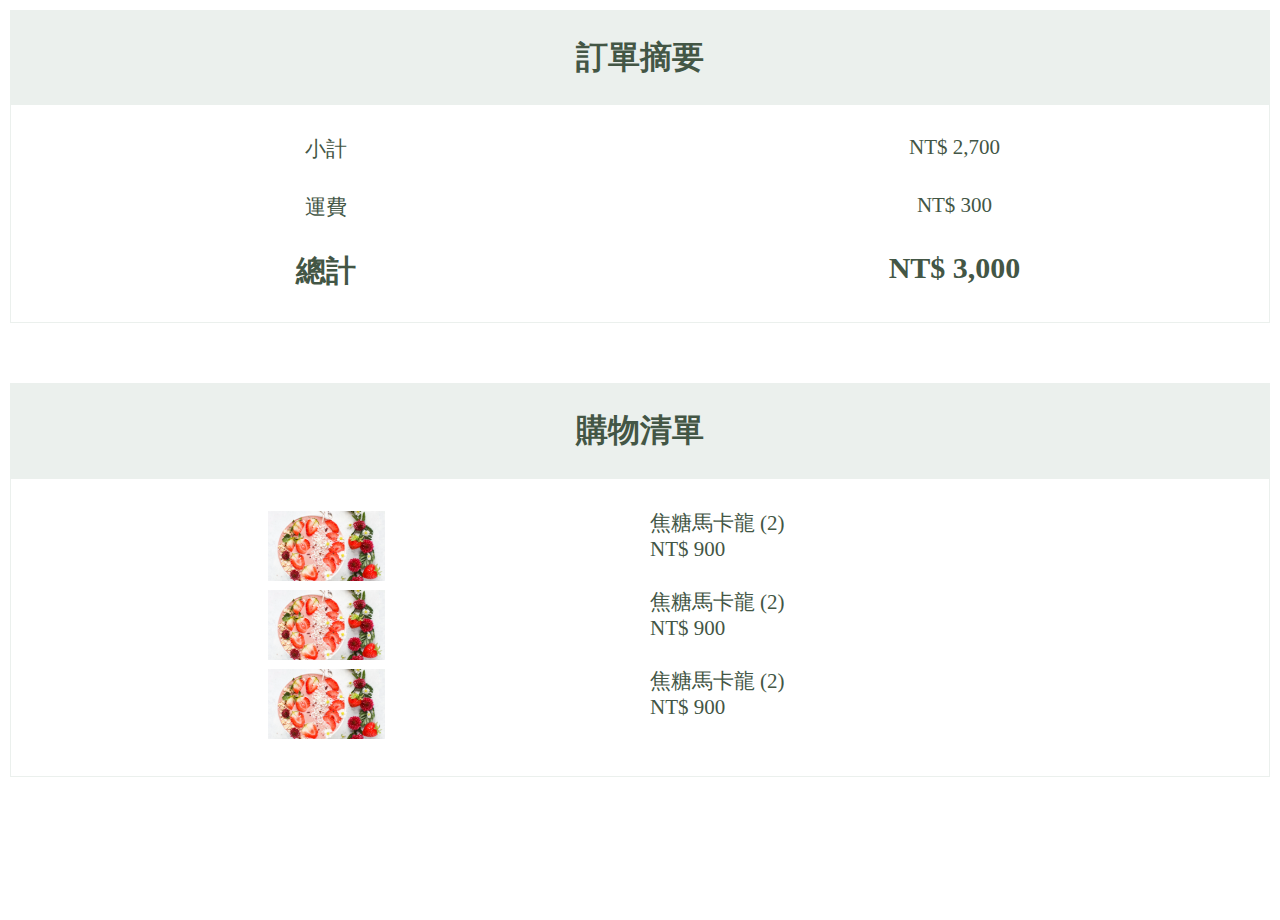
<file: 9/9.html>
<!DOCTYPE html>
<html lang="en">

<head>
    <meta charset="UTF-8">
    <meta name="viewport" content="width=device-width, initial-scale=1.0">
    <title>訂單明細</title>
    <link rel="stylesheet" href="./assets/css/9.css">
</head>

<body>
    <!-- 內容 -->
    <article class="article h-100">
        <!-- 容器 -->
        <div class="container">
            <!-- 上半部 -->
            <div class="container__box">
                <!-- 標題區塊 -->
                <div class="titlePart d-flex justify-content-center align-items-center">
                    <label class="title">訂單摘要</label>
                </div>
                <!-- 計算金額 -->
                <div class="countText">
                    <!-- 每一行 -->
                    <div class="countText__box d-flex justify-content-space-around">
                        <!-- 左邊 -->
                        <div class="leftPart text-center">
                            <span>小計</span>
                        </div>
                        <!-- 右邊 -->
                        <div class="rightPart text-center">
                            <span>NT$ 2,700</span>
                        </div>
                    </div>
                    <!-- 每一行 -->
                    <div class="countText__box d-flex">
                        <!-- 左邊 -->
                        <div class="leftPart text-center">
                            <span>運費</span>
                        </div>
                        <!-- 右邊 -->
                        <div class="rightPart text-center">
                            <span>NT$ 300</span>
                        </div>
                    </div>
                    <!-- 最後總計 -->
                    <div class="countText__box countText__box-totalCountText d-flex">
                        <!-- 左邊 -->
                        <div class="leftPart text-center">
                            <span>總計</span>
                        </div>
                        <!-- 右邊 -->
                        <div class="rightPart text-center">
                            <span>NT$ 3,000</span>
                        </div>
                    </div>
                </div>
            </div>

            <!-- 下半部 -->
            <div class="container__box mt-2">
                <!-- 標題區塊 -->
                <div class="titlePart d-flex justify-content-center align-items-center">
                    <label class="title">購物清單</label>
                </div>
                <!-- 商品列表 -->
                <div class="goodsList">
                    <!-- 每一行 -->
                    <div class="goodsList__box d-flex">
                        <!-- 左邊 -->
                        <div class="leftPart text-center">
                            <img class="img" src="./assets/images/pic.png" alt="pic">
                        </div>
                        <!-- 右邊 -->
                        <div class="rightPart text-center">
                            <div class="detail text-left">
                                <span class="d-block">焦糖馬卡龍<span class="num">(2)</span></span>
                                <span>NT$ 900</span>
                            </div>
                        </div>
                    </div>
                    <!-- 每一行 -->
                    <div class="goodsList__box d-flex">
                        <!-- 左邊 -->
                        <div class="leftPart text-center">
                            <img class="img" src="./assets/images/pic.png" alt="pic">
                        </div>
                        <!-- 右邊 -->
                        <div class="rightPart text-center">
                            <div class="detail text-left">
                                <span class="d-block">焦糖馬卡龍<span class="num">(2)</span></span>
                                <span>NT$ 900</span>
                            </div>
                        </div>
                    </div>
                    <!-- 每一行 -->
                    <div class="goodsList__box d-flex">
                        <!-- 左邊 -->
                        <div class="leftPart text-center">
                            <img class="img" src="./assets/images/pic.png" alt="pic">
                        </div>
                        <!-- 右邊 -->
                        <div class="rightPart text-center">
                            <div class="detail text-left">
                                <span class="d-block">焦糖馬卡龍<span class="num">(2)</span></span>
                                <span>NT$ 900</span>
                            </div>
                        </div>
                    </div>
                </div>
            </div>

        </div>
    </article>
</body>

</html>
</file>
<file: 1/assets/css/1.css>
:root {
    --Primary: rgb(67, 86, 69);
    --second: rgb(235, 240, 237);
    --third: rgb(255, 255, 255);
}

html,
body {
    width: 100%;
    height: 100%;
    padding: 0;
    margin: 0;
    font-size: 30px;
}


/* 通用 CSS */

.w-100 {
    width: 100%;
}

.h-100 {
    height: 100%;
}

.w-50 {
    width: 50%;
}

.h-50 {
    height: 50%;
}

.d-flex {
    display: flex;
}

.justify-content-center {
    justify-content: center;
}

.align-items-center {
    align-items: center;
}

.flex-direction-column {
    flex-direction: column;
}


/* 主要內容 */

.article {
    width: 100%;
    height: 100%;
    background-color: var(--Primary);
}

.container .box {
    margin-right: 20px;
    width: calc( 100% / 3);
}

.container .box:last-child {
    margin-right: 0px;
}


/* 上半部 */

.box .upPart {
    background-color: var(--second);
    color: var(--Primary);
}

.box .upPart .upPart__title {
    font-size: 3.5rem;
    font-weight: 400;
}


/* 下半部 */

.box .downPart {
    background-color: var(--third);
    padding: 2rem;
}

.box .downPart .downPart__title {
    color: var(--Primary);
}
</file>
<file: 10/assets/css/10.css>
:root {
    --Primary: rgb(67, 86, 69);
    --second: rgb(235, 240, 237);
    --third: rgb(255, 255, 255);
}

html,
body {
    width: 100%;
    height: 100%;
    padding: 0;
    margin: 0;
    font-size: 30px;
}


/* 通用 CSS */

.w-100 {
    width: 100%;
}

.h-100 {
    height: 100%;
}

.w-50 {
    width: 50%;
}

.h-50 {
    height: 50%;
}

.d-block {
    display: block;
}

.d-flex {
    display: flex;
}

.justify-content-center {
    justify-content: center;
}

.justify-content-flex-start {
    justify-content: flex-start;
}

.justify-content-flex-end {
    justify-content: flex-end;
}

.justify-content-space-between {
    justify-content: space-between;
}

.justify-content-space-around {
    justify-content: space-around;
}

.align-items-center {
    align-items: center;
}

.align-items-flex-start {
    align-items: flex-start;
}

.align-items-flex-end {
    align-items: flex-end;
}

.flex-direction-row {
    flex-direction: row;
}

.flex-direction-row-reverse {
    flex-direction: row-reverse;
}

.flex-direction-column {
    flex-direction: column;
}

.flex-wrap {
    flex-wrap: wrap;
}

.none-list-style {
    list-style: none;
}

.pl-0 {
    padding-left: 0;
}

.text-center {
    text-align: center;
}

.text-left {
    text-align: left;
}

.text-right {
    text-align: right;
}

.mt-2 {
    margin-top: 2rem;
}

.pr-2 {
    padding-right: 2rem;
}

.pl-1 {
    padding-left: 1rem;
}

.pl-2 {
    padding-left: 2rem;
}


/* 主要內容 */

.article {
    background-color: var(--third);
    font-size: .7rem;
    padding: 5px;
}


/* 左半邊 */

.article .container .leftPart {
    flex-basis: 20%;
}

.menuBox {
    border: 1px solid var(--second);
}

.menuBox .menu {
    margin: 0;
}

.menuBox .menu .li {
    padding: 20px 0;
    border-bottom: 1px solid var(--second);
    color: var(--Primary);
    font-weight: bold;
}

.menu .li:last-child {
    border-bottom: 0px;
}

.menu .li.li-titleBg {
    background-color: var(--Primary);
}

.menu .li.li-active {
    background-color: var(--second);
}

.menu .link {
    color: var(--Primary);
    text-decoration: none;
}

.menu .link-title {
    color: var(--third);
}


/* 右半邊 */

.article .container .rightPart {
    padding-left: 20px;
    flex-basis: 80%;
    color: var(--Primary);
    font-weight: 500;
}

.goodsBox {
    padding-left: 0;
}

.goodsBox .goodsBox__goodBox {
    list-style: none;
    margin: 0 10px 10px 10px;
}

.goodsBox .goodsBox__goodBox .mainPart .leftPart {
    flex-basis: 60%;
    border-left: 2px solid var(--second);
    padding: .5rem;
}

.goodsBox .goodsBox__goodBox .mainPart .rightPart {
    flex-basis: 40%;
    border-left: 2px solid var(--second);
    border-right: 2px solid var(--second);
    padding: .5rem;
}

.goodsBox .goodsBox__goodBox .footerPart {
    background-color: var(--second);
    font-weight: bold;
    padding: 1rem;
}
</file>
<file: 2/assets/css/2.css>
:root {
  --Primary: rgb(67, 86, 69);
  --second: rgb(235, 240, 237);
  --third: rgb(255, 255, 255);
} 

html,body {
  width: 100%;
  height: 100%;
  padding: 0;
  margin: 0;
  font-size: 30px;
}

/* 通用 CSS */

.w-100 {
  width: 100%;
}

.h-100 {
  height: 100%;
}

.w-50 {
  width: 50%;
}

.h-50 {
  height: 50%;
}

.d-block {
  display: block;
}

.d-flex {
  display: flex;
}

.justify-content-center {
  justify-content: center;
}

.justify-content-flex-start {
  justify-content: flex-start;
}

.justify-content-flex-end {
  justify-content: flex-end;
}

.align-items-center {
  align-items: center;
}

.align-items-flex-start {
  align-items: flex-start;
}

.align-items-flex-end {
  align-items: flex-end;
}

.flex-direction-column {
  flex-direction: column;
}

/* 主要內容 */

.article {
  height: 100%;
  background-color: var(--third);
  padding: 20px;
}

.container .box {
  background-color: var(--second);
  margin-right: 20px;
  border-radius: 20px;
}

.container .box:last-child {
  margin-right: 0px;
}

.container .box.boxRight .box__content {
  width: auto;
  padding: 40px;
  font-weight: 400;
}

.container .box.boxRight .box__content .title {
  font-weight: 500;
  color: var(--Primary);
  font-size: 1.2rem;
  margin-bottom: 1rem;
}

.container .box.boxRight .box__content .slogan {
  font-weight: 500;
  color: var(--Primary);
  font-size: 1.2rem;
  margin-top: 1rem;
}
</file>
<file: 3/assets/css/3.css>
:root {
    --Primary: rgb(67, 86, 69);
    --second: rgb(235, 240, 237);
    --third: rgb(255, 255, 255);
}

html,
body {
    width: 100%;
    height: 100%;
    padding: 0;
    margin: 0;
    font-size: 30px;
}


/* 通用 CSS */

.w-100 {
    width: 100%;
}

.h-100 {
    height: 100%;
}

.w-50 {
    width: 50%;
}

.h-50 {
    height: 50%;
}

.d-block {
    display: block;
}

.d-flex {
    display: flex;
}

.justify-content-center {
    justify-content: center;
}

.justify-content-flex-start {
    justify-content: flex-start;
}

.justify-content-flex-end {
    justify-content: flex-end;
}

.align-items-center {
    align-items: center;
}

.align-items-flex-start {
    align-items: flex-start;
}

.align-items-flex-end {
    align-items: flex-end;
}

.flex-direction-column {
    flex-direction: column;
}

.flex-wrap {
    flex-wrap: wrap;
}

.none-list-style {
    list-style: none;
}

.pl-0 {
    padding-left: 0;
}


/* 主要內容 */

.article {
    background-color: var(--third);
}

.container .box {
    background-color: var(--second);
}

.container .box:last-child {
    margin-right: 0px;
}


/* 左邊 */

.container .box.boxLeft {
    padding-top: 2rem;
    flex-basis: 20%;
}

.menu {
    color: var(--Primary);
}

.menu .li {
    padding-bottom: 1rem;
}

.menu .li:last-child {
    padding-bottom: 0;
}


/* 右邊 */

.container .box.boxRight {
    padding-top: 2rem;
    flex-basis: 80%;
    background-color: var(--third);
}

.container .box.boxRight .box__content {
    width: auto;
    padding: 40px;
    padding-top: 0;
    font-weight: 400;
}

.container .box.boxRight .box__content .title {
    margin-top: 0;
    margin-bottom: 1rem;
    font-weight: 500;
    color: var(--Primary);
    font-size: 1.2rem;
}

.container .box.boxRight .box__content .slogan {
    font-weight: 500;
    color: var(--Primary);
    font-size: 1.2rem;
    margin-top: 1rem;
}

.imgBox .img {
    width: calc( (100% / 3) - 10px);
    padding: 5px;
}

.imgBox .img:last-child {
    padding-right: 0px;
}
</file>
<file: 4/assets/css/4.css>
:root {
  --Primary: rgb(67, 86, 69);
  --second: rgb(235, 240, 237);
  --third: rgb(255, 255, 255);
} 

html,body {
  width: 100%;
  height: 100%;
  padding: 0;
  margin: 0;
  font-size: 30px;
}

/* 通用 CSS */

.w-100 {
  width: 100%;
}

.h-100 {
  height: 100%;
}

.w-50 {
  width: 50%;
}

.h-50 {
  height: 50%;
}

.d-block {
  display: block;
}

.d-flex {
  display: flex;
}

.justify-content-center {
  justify-content: center;
}

.justify-content-flex-start {
  justify-content: flex-start;
}

.justify-content-flex-end {
  justify-content: flex-end;
}

.align-items-center {
  align-items: center;
}

.align-items-flex-start {
  align-items: flex-start;
}

.align-items-flex-end {
  align-items: flex-end;
}

.flex-direction-row {
  flex-direction: row;
}

.flex-direction-row-reverse {
  flex-direction: row-reverse;
}

.flex-direction-column {
  flex-direction: column;
}

.flex-wrap {
  flex-wrap: wrap;
}

.none-list-style {
  list-style: none;
}

.pl-0 {
  padding-left: 0;
}

/* 主要內容 */

.article {
  background-color: var(--third);
}

/* 上面 */

.container .box.boxHeader {
  background-color: var(--second);
  color: var(--Primary);
  box-shadow: 2px 0 4px 4px rgb(209, 209, 209);
  padding: 0 40px;
  flex-basis: 10%;
  font-weight: 500;
}

.container .box.boxHeader .rightPart .menu .li {
  padding-right: 20px;
}

.container .box.boxHeader .rightPart .menu .li:last-child {
  padding-right: 0px;
}

/* 中間 */

.container .box.boxContent {
  flex-basis: 85%;
  max-width: 700px;
  margin: 0 auto;
}

.container .box.boxContent .title {
  margin-bottom: 1rem;
}

.container .box.boxContent .img {
  padding: 30px 0;
}

/* 底部 */

.container .box.boxFooter {
  flex-basis: 5%;
  background-color: var(--Primary);
  color: var(--third);
}

.container .box.boxFooter .menu .li {
  padding-right: 20px;
}

.container .box.boxFooter .menu .li:last-child {
  padding-right: 0px;
}
</file>
<file: 5/assets/css/5.css>
:root {
  --Primary: rgb(67, 86, 69);
  --second: rgb(235, 240, 237);
  --third: rgb(255, 255, 255);
} 

html,body {
  width: 100%;
  height: 100%;
  padding: 0;
  margin: 0;
  font-size: 30px;
}

/* 通用 CSS */

.w-100 {
  width: 100%;
}

.h-100 {
  height: 100%;
}

.w-50 {
  width: 50%;
}

.h-50 {
  height: 50%;
}

.d-block {
  display: block;
}

.d-flex {
  display: flex;
}

.justify-content-center {
  justify-content: center;
}

.justify-content-flex-start {
  justify-content: flex-start;
}

.justify-content-flex-end {
  justify-content: flex-end;
}

.align-items-center {
  align-items: center;
}

.align-items-flex-start {
  align-items: flex-start;
}

.align-items-flex-end {
  align-items: flex-end;
}

.flex-direction-row {
  flex-direction: row;
}

.flex-direction-row-reverse {
  flex-direction: row-reverse;
}

.flex-direction-column {
  flex-direction: column;
}

.flex-wrap {
  flex-wrap: wrap;
}

.none-list-style {
  list-style: none;
}

.pl-0 {
  padding-left: 0;
}

/* 主要內容 */

.article {
  background-color: var(--third);
  color: var(--Primary);
  font-size: .7rem;
}

/* 上面 */

.article .container .box {
  background-color: var(--second);
  margin-bottom: 1rem;
}

.article .container .box:last-child {
  margin-bottom: 0rem;
}

.article .container .box.box1 {
  flex-basis: 10%;
  padding: 10px 0;
  padding-bottom: 40px;
}

.article .container .box.box1 .infoDiv .leftPart {
  padding: 0 20px;
}

.article .container .box.box1 .infoDiv .title {
  margin-top: 1rem;
  margin-bottom: 1rem;
}

/* 中間 */

.article .container .box.box2 {
  flex-basis: 30%;
}

.article .container .box.box2 .infoDiv {
  padding: 20px;
  margin-right: 40px;
}

.article .container .box.box2 .infoDiv:last-child {
  margin-right: 0px;
}

/* 底部 */

.article .container .box.box3 {
  flex-basis: 60%;
}

.article .container .box.box3 .infoDiv:first-child .img {
  padding-right: 20px;
}

.article .container .box.box3 .infoDiv:last-child .img {
  padding-left: 20px;
}
</file>
<file: 6/assets/css/6.css>
:root {
  --Primary: rgb(67, 86, 69);
  --second: rgb(235, 240, 237);
  --third: rgb(255, 255, 255);
} 

html,body {
  width: 100%;
  height: 100%;
  padding: 0;
  margin: 0;
  font-size: 30px;
}

/* 通用 CSS */

.w-100 {
  width: 100%;
}

.h-100 {
  height: 100%;
}

.w-50 {
  width: 50%;
}

.h-50 {
  height: 50%;
}

.d-block {
  display: block;
}

.d-flex {
  display: flex;
}

.justify-content-center {
  justify-content: center;
}

.justify-content-flex-start {
  justify-content: flex-start;
}

.justify-content-flex-end {
  justify-content: flex-end;
}

.justify-content-space-between {
  justify-content: space-between;
}

.align-items-center {
  align-items: center;
}

.align-items-flex-start {
  align-items: flex-start;
}

.align-items-flex-end {
  align-items: flex-end;
}

.flex-direction-row {
  flex-direction: row;
}

.flex-direction-row-reverse {
  flex-direction: row-reverse;
}

.flex-direction-column {
  flex-direction: column;
}

.flex-wrap {
  flex-wrap: wrap;
}

.none-list-style {
  list-style: none;
}

.pl-0 {
  padding-left: 0;
}

.text-center {
  text-align: center;
}

/* 主要內容 */

.article {
  background-color: var(--Primary);
  font-size: .7rem;
  padding: 10px;
}

/* 頂部 */

.article .container .container__header {
  background-color: var(--second);
  color: var(--Primary);
  font-weight: 500;
  padding: 30px;
  border-top-left-radius: 5px;
  border-top-right-radius: 5px;
}

/* 主要區塊 */

.article .container .container__main {
  background-color: var(--third);
  padding: 30px;
  border-bottom-left-radius: 5px;
  border-bottom-right-radius: 5px;
}

.article .container .container__main .leftPart {
  flex-basis: 20%;
}

.article .container .container__main .rightPart {
  flex-basis: 80%;
  align-self: stretch;
}

.article .container .container__main .rightPart .content .title {
  margin-bottom: 1rem;
}

.article .container .container__main .rightPart .shareBox {
  color: var(--Primary);
  font-weight: bold;
}

.article .container .container__main .rightPart .shareBox .btn {
  position: relative;
  margin-right: 5px;
}

.article .container .container__main .rightPart .shareBox .btn:last-child {
  margin-right: 0;
}

.article .container .container__main .rightPart .shareBox .btn::after {
  content: '';
  width: 100%;
  height: 2px;
  position: absolute;
  background-color: var(--Primary);
  bottom: 3px;
  left: 0;
}
</file>
<file: 7/assets/css/7.css>
:root {
  --Primary: rgb(67, 86, 69);
  --second: rgb(235, 240, 237);
  --third: rgb(255, 255, 255);
} 

html,body {
  width: 100%;
  height: 100%;
  padding: 0;
  margin: 0;
  font-size: 30px;
}

/* 通用 CSS */

.w-100 {
  width: 100%;
}

.h-100 {
  height: 100%;
}

.w-50 {
  width: 50%;
}

.h-50 {
  height: 50%;
}

.d-block {
  display: block;
}

.d-flex {
  display: flex;
}

.justify-content-center {
  justify-content: center;
}

.justify-content-flex-start {
  justify-content: flex-start;
}

.justify-content-flex-end {
  justify-content: flex-end;
}

.justify-content-space-between {
  justify-content: space-between;
}

.align-items-center {
  align-items: center;
}

.align-items-flex-start {
  align-items: flex-start;
}

.align-items-flex-end {
  align-items: flex-end;
}

.flex-direction-row {
  flex-direction: row;
}

.flex-direction-row-reverse {
  flex-direction: row-reverse;
}

.flex-direction-column {
  flex-direction: column;
}

.flex-wrap {
  flex-wrap: wrap;
}

.none-list-style {
  list-style: none;
}

.pl-0 {
  padding-left: 0;
}

.text-center {
  text-align: center;
}

/* 主要內容 */

.article {
  background-color: var(--second);
  font-size: .7rem;
}

/* 頂部 */

.article .container .upPart .logoBox{
  color: var(--Primary);
}

/* 尾部 */

.article .footerPart .footerPart__content{
  width: 100%;
  padding: 20px 40px;
}

.article .footerPart .footerPart__content .menu .li {
  padding-left: 20px;
}

.article .footerPart .footerPart__content .menu .li:first-child {
  padding-left: 0px;
}
</file>
<file: 8/assets/css/8.css>
:root {
  --Primary: rgb(173, 212, 219);
  --second: rgb(235, 240, 237);
  --third: rgb(255, 255, 255);
} 

html,body {
  width: 100%;
  height: 100%;
  padding: 0;
  margin: 0;
  font-size: 30px;
}

/* 通用 CSS */

.w-100 {
  width: 100%;
}

.h-100 {
  height: 100%;
}

.w-50 {
  width: 50%;
}

.h-50 {
  height: 50%;
}

.d-block {
  display: block;
}

.d-flex {
  display: flex;
}

.justify-content-center {
  justify-content: center;
}

.justify-content-flex-start {
  justify-content: flex-start;
}

.justify-content-flex-end {
  justify-content: flex-end;
}

.justify-content-space-between {
  justify-content: space-between;
}

.align-items-center {
  align-items: center;
}

.align-items-flex-start {
  align-items: flex-start;
}

.align-items-flex-end {
  align-items: flex-end;
}

.flex-direction-row {
  flex-direction: row;
}

.flex-direction-row-reverse {
  flex-direction: row-reverse;
}

.flex-direction-column {
  flex-direction: column;
}

.flex-wrap {
  flex-wrap: wrap;
}

.none-list-style {
  list-style: none;
}

.pl-0 {
  padding-left: 0;
}

.text-center {
  text-align: center;
}

/* 主要內容 */

.article {
  background-color: var(--Primary);
}

/* 左邊 */

.article .container .leftPart {
  color: var(--third);
  flex-basis: 50%;
}

/* 右邊 */

.article .container .rightPart {
  flex-basis: 50%;
}
</file>
<file: 9/assets/css/9.css>
:root {
    --Primary: rgb(67, 86, 69);
    --second: rgb(235, 240, 237);
    --third: rgb(255, 255, 255);
}

html,
body {
    width: 100%;
    height: 100%;
    padding: 0;
    margin: 0;
    font-size: 30px;
}


/* 通用 CSS */

.w-100 {
    width: 100%;
}

.h-100 {
    height: 100%;
}

.w-50 {
    width: 50%;
}

.h-50 {
    height: 50%;
}

.d-block {
    display: block;
}

.d-flex {
    display: flex;
}

.justify-content-center {
    justify-content: center;
}

.justify-content-flex-start {
    justify-content: flex-start;
}

.justify-content-flex-end {
    justify-content: flex-end;
}

.justify-content-space-between {
    justify-content: space-between;
}

.justify-content-space-around {
    justify-content: space-around;
}

.align-items-center {
    align-items: center;
}

.align-items-flex-start {
    align-items: flex-start;
}

.align-items-flex-end {
    align-items: flex-end;
}

.flex-direction-row {
    flex-direction: row;
}

.flex-direction-row-reverse {
    flex-direction: row-reverse;
}

.flex-direction-column {
    flex-direction: column;
}

.flex-wrap {
    flex-wrap: wrap;
}

.none-list-style {
    list-style: none;
}

.pl-0 {
    padding-left: 0;
}

.text-center {
    text-align: center;
}

.text-left {
    text-align: left;
}

.text-right {
    text-align: right;
}

.mt-2 {
    margin-top: 2rem;
}

.pr-2 {
    padding-right: 2rem;
}

.pl-1 {
    padding-left: 1rem;
}

.pl-2 {
    padding-left: 2rem;
}

.title {
    font-size: 1.5em;
    margin-block-start: 0.83em;
    margin-block-end: 0.83em;
    font-weight: bold;
}


/* 主要內容 */

.article {
    background-color: var(--third);
    font-size: .7rem;
    padding: 10px;
}

.article .container .titlePart {
    background-color: var(--second);
    color: var(--Primary);
}

.article .container .countText {
    color: var(--Primary);
}

.article .container .container__box {
    border: 1px solid var(--second);
}

.article .container .container__box .countText .countText__box {
    padding-top: 1rem;
}

.article .container .container__box .countText .countText__box:last-child {
    padding-bottom: 1rem;
}

.article .container .container__box .countText .countText__box-totalCountText {
    font-size: 1rem;
    font-weight: bold;
}

.article .container .container__box .countText .countText__box .leftPart {
    padding: 0 1rem;
    flex-basis: 50%;
}

.article .container .container__box .countText .countText__box .rightPart {
    padding: 0 1rem;
    flex-basis: 50%;
}


/* 購物清單 */

.article .container .container__box .goodsList .goodsList__box .leftPart {
    padding: 0 10px;
    flex-basis: 50%;
}

.article .container .container__box .goodsList .goodsList__box .rightPart {
    padding: 0 10px;
    flex-basis: 50%;
}

.article .container .container__box .goodsList {
    color: var(--Primary);
    padding-top: 1rem;
    font-size: bold;
}

.article .container .container__box .goodsList:last-child {
    padding-bottom: 1rem;
}

.article .container .container__box .goodsList .rightPart .detail .num {
    padding-left: 5px;
}
</file>
